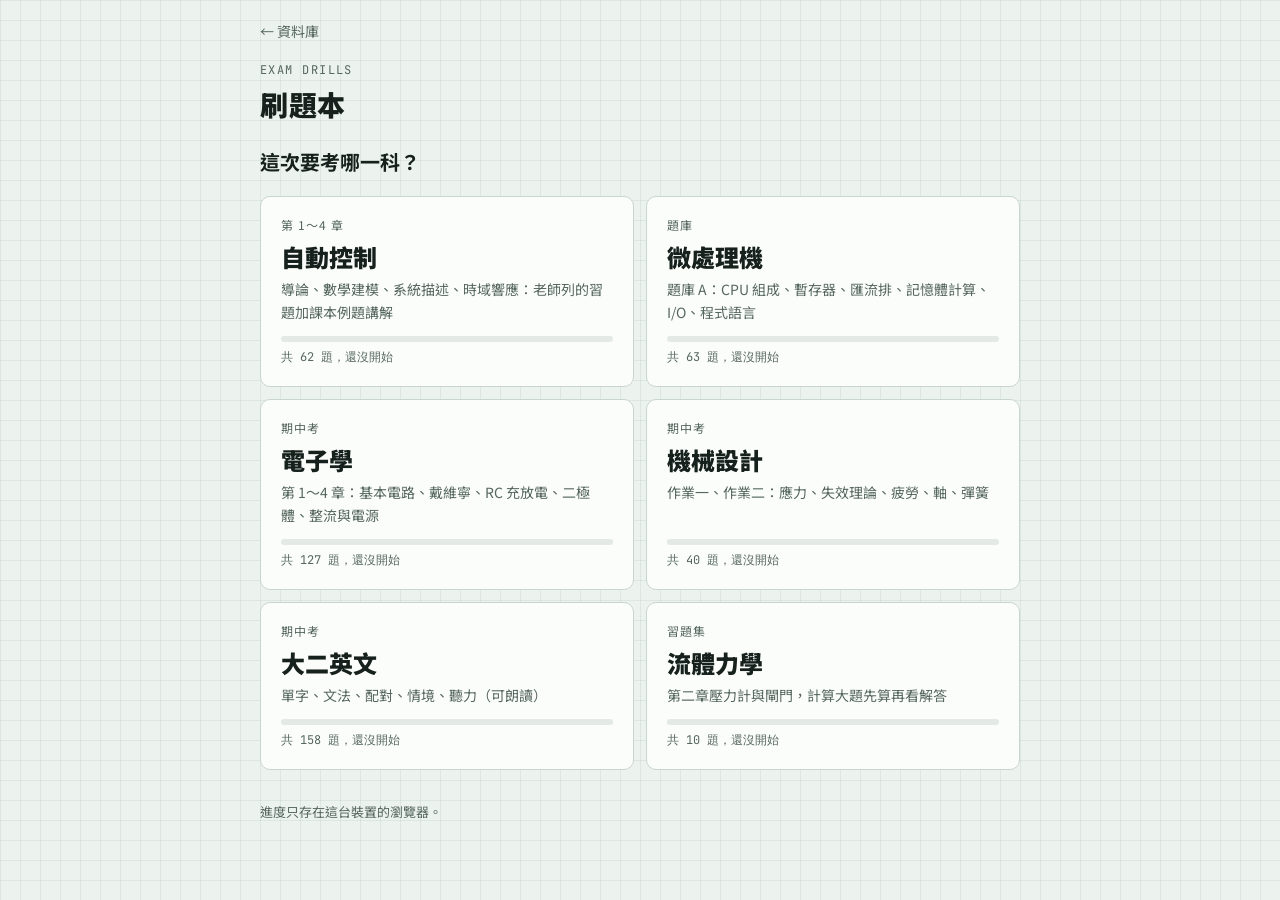
<file: index.html>
<!doctype html>
<html lang="zh-Hant">
<head>
<meta charset="utf-8">
<meta name="viewport" content="width=device-width,initial-scale=1,viewport-fit=cover">
<title>刷題本</title>
<link rel="preconnect" href="https://fonts.googleapis.com">
<link rel="stylesheet" href="https://fonts.googleapis.com/css2?family=JetBrains+Mono:wght@500;700&family=Noto+Sans+TC:wght@400;500;700;900&display=swap">
<link rel="stylesheet" href="quiz.css">
</head>
<body>
<div class="wrap">
  <a class="back" href="/">← 資料庫</a>
  <header class="top">
    <div class="brand"><small>Exam drills</small><h1>刷題本</h1></div>
  </header>
  <p class="lead">這次要考哪一科？</p>
  <div class="exams" id="exams"></div>
  <p class="note">進度只存在這台裝置的瀏覽器。</p>
</div>
<script>
const esc=s=>String(s??'').replace(/[&<>"]/g,c=>({'&':'&amp;','<':'&lt;','>':'&gt;','"':'&quot;'}[c]));
function progress(id){
  try{
    const d=JSON.parse(localStorage.getItem('quiz:'+id));
    if(!d||!d.rec)return null;
    return{done:Object.values(d.rec).filter(r=>r.o).length,wrong:(d.wrong||[]).length};
  }catch(e){return null}
}
fetch('exams.json').then(r=>r.json()).then(list=>{
  document.getElementById('exams').innerHTML=list.map(x=>{
    const href=x.url||('play.html?exam='+encodeURIComponent(x.id));
    const p=x.url?null:progress(x.id);
    const pct=p&&x.total?Math.round(p.done/x.total*100):0;
    return`<a class="exam" href="${esc(href)}">
      <span class="exam-sub">${esc(x.term)}</span>
      <span class="exam-t">${esc(x.title)}</span>
      <span class="exam-d">${esc(x.desc)}</span>
      ${x.url?'':`<span class="meter" aria-hidden="true"><i style="width:${pct}%"></i></span>
      <span class="exam-p">${p?`做過 ${p.done} / ${x.total} 題${p.wrong?` · 錯題 ${p.wrong}`:''}`:`共 ${x.total} 題，還沒開始`}</span>`}
    </a>`}).join('');
}).catch(()=>{
  document.getElementById('exams').innerHTML='<div class="card empty"><b>科目列表載入失敗</b>重新整理一次試試。</div>';
});
</script>
</body>
</html>
</file>
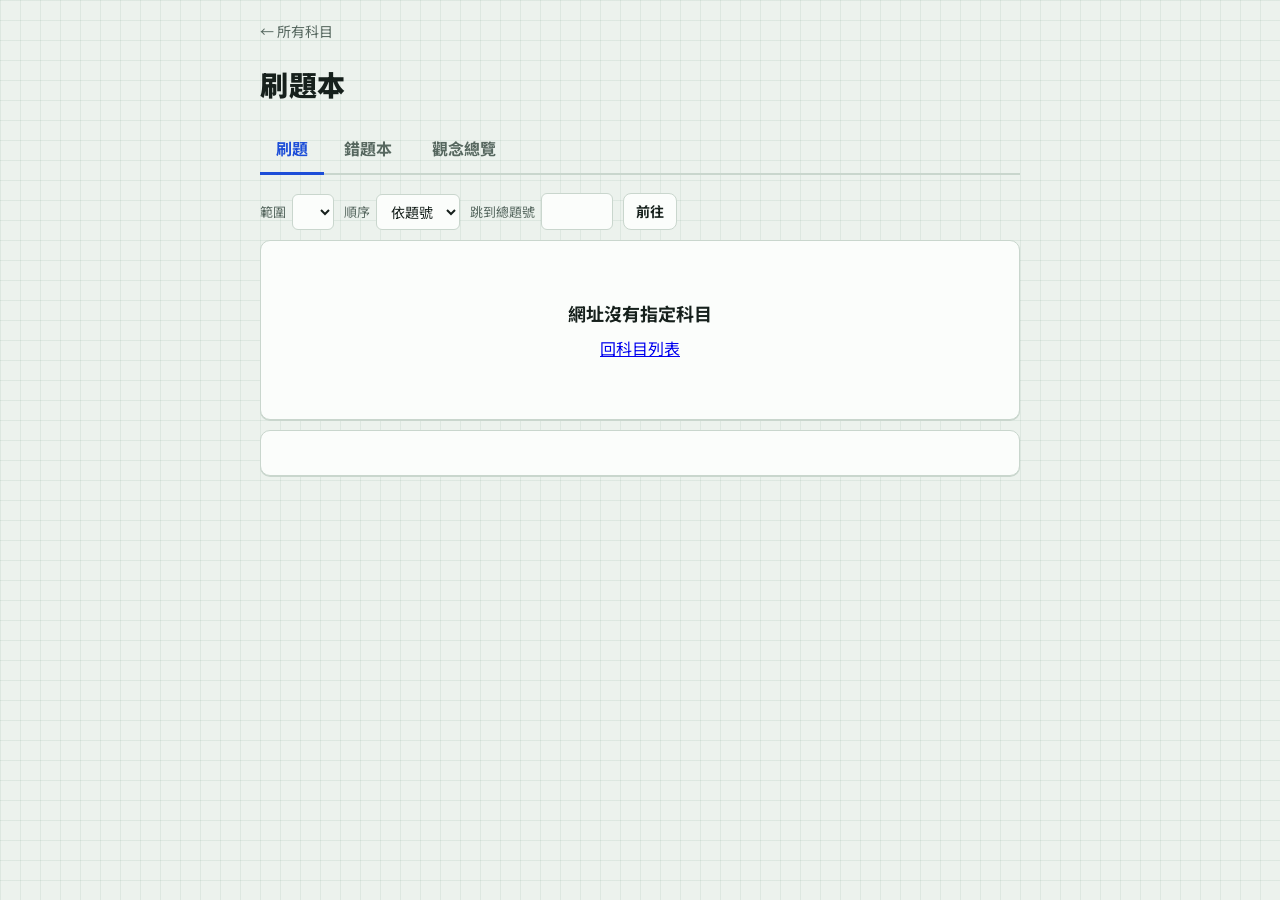
<file: play.html>
<!doctype html>
<html lang="zh-Hant">
<head>
<meta charset="utf-8">
<meta name="viewport" content="width=device-width,initial-scale=1,viewport-fit=cover">
<title>刷題本</title>
<link rel="preconnect" href="https://fonts.googleapis.com">
<link rel="stylesheet" href="https://fonts.googleapis.com/css2?family=JetBrains+Mono:wght@500;700&family=Noto+Sans+TC:wght@400;500;700;900&display=swap">
<link rel="stylesheet" href="quiz.css">
</head>
<body>
<div class="wrap">
  <a class="back" href="./">← 所有科目</a>
  <header class="top">
    <div class="brand"><small id="eyebrow"></small><h1 id="title">刷題本</h1></div>
    <div class="stats" id="stats"></div>
  </header>

  <nav class="tabs" role="tablist">
    <button class="tab" role="tab" id="t-drill" aria-selected="true" data-v="drill">刷題</button>
    <button class="tab" role="tab" id="t-wrong" aria-selected="false" data-v="wrong">錯題本<span class="cnt" id="wcnt"></span></button>
    <button class="tab" role="tab" id="t-learn" aria-selected="false" data-v="learn">觀念總覽</button>
  </nav>

  <section id="v-drill" class="sec">
    <div class="bar">
      <label for="scope">範圍 <select id="scope"></select></label>
      <label for="order">順序
        <select id="order"><option value="seq">依題號</option><option value="rnd">隨機</option></select>
      </label>
      <label for="goto">跳到總題號 <input id="goto" type="number" inputmode="numeric" min="1"></label><button class="btn" id="gobtn" type="button">前往</button>
      <span class="pos" id="pos"></span>
    </div>
    <div class="card" id="card"></div>
    <div class="map card" id="map"></div>
  </section>

  <section id="v-wrong" class="sec" hidden></section>
  <section id="v-learn" class="sec" hidden></section>
</div>
<script src="engine.js"></script>
</body>
</html>
</file>
<file: quiz.css>
/* 版面：工程計算紙。綠灰方格底 + 一張白色題卡，一次只看一題；藍色製圖墨水當重點色 */
:root{
  --paper:#ECF2ED; --card:#FBFDFB; --ink:#16201C; --muted:#56675F; --line:#C9D6CD;
  --grid:rgba(40,95,70,.075); --accent:#1D4ED8; --accent-soft:#DDE6FA; --on-accent:#FFFFFF;
  --ok:#15803D; --ok-soft:#DBF1E2; --bad:#B42318; --bad-soft:#FBE4E1; --mark:#FFF0A3; --chip:#E3EAE5;
  --font-body:"Noto Sans TC","PingFang TC","Microsoft JhengHei",system-ui,sans-serif;
  --font-mono:"JetBrains Mono",ui-monospace,"SF Mono",Menlo,monospace;
}
@media (prefers-color-scheme: dark){:root:not([data-theme="light"]){
  --paper:#0F1513; --card:#161F1B; --ink:#E3ECE6; --muted:#93A59C; --line:#2B3833;
  --grid:rgba(150,200,175,.055); --accent:#8EB1FF; --accent-soft:#1C2A4A; --on-accent:#0D1426;
  --ok:#4ADE80; --ok-soft:#11301D; --bad:#FF8A80; --bad-soft:#3A1714; --mark:#4A4317; --chip:#202B27; color-scheme:dark}}
:root[data-theme="dark"]{
  --paper:#0F1513; --card:#161F1B; --ink:#E3ECE6; --muted:#93A59C; --line:#2B3833;
  --grid:rgba(150,200,175,.055); --accent:#8EB1FF; --accent-soft:#1C2A4A; --on-accent:#0D1426;
  --ok:#4ADE80; --ok-soft:#11301D; --bad:#FF8A80; --bad-soft:#3A1714; --mark:#4A4317; --chip:#202B27; color-scheme:dark}

*{box-sizing:border-box}
body{
  background-color:var(--paper);
  background-image:linear-gradient(var(--grid) 1px,transparent 1px),linear-gradient(90deg,var(--grid) 1px,transparent 1px);
  background-size:20px 20px;
  color:var(--ink); font-family:var(--font-body); font-size:16px; line-height:1.65;
  padding-left:max(16px,env(safe-area-inset-left,0px)); padding-right:max(16px,env(safe-area-inset-right,0px));
  padding-block:20px 56px;
}
.wrap{max-width:760px;margin:0 auto;display:flex;flex-direction:column;gap:18px}
h1,h2,h3{text-wrap:balance;margin:0}
button{font:inherit;color:inherit;cursor:pointer}
button:focus-visible,select:focus-visible,input:focus-visible,summary:focus-visible{outline:3px solid var(--accent);outline-offset:2px}
.mono{font-family:var(--font-mono)}

/* header */
.top{display:flex;flex-wrap:wrap;align-items:flex-end;justify-content:space-between;gap:12px}
.brand small{display:block;font-family:var(--font-mono);font-size:12px;letter-spacing:.12em;color:var(--muted);text-transform:uppercase}
.brand h1{font-size:28px;font-weight:900;letter-spacing:.02em}
.stats{display:flex;gap:8px;flex-wrap:wrap}
.stat{background:var(--card);border:1px solid var(--line);border-radius:6px;padding:6px 12px;min-width:84px}
.stat b{display:block;font-family:var(--font-mono);font-size:20px;font-variant-numeric:tabular-nums;line-height:1.2}
.stat span{font-size:12px;color:var(--muted)}
.stat.m b{color:var(--ok)} .stat.w b{color:var(--bad)}

.tabs{display:flex;gap:4px;border-bottom:2px solid var(--line)}
.tab{background:none;border:0;padding:10px 16px;font-weight:700;color:var(--muted);border-bottom:3px solid transparent;margin-bottom:-2px}
.tab[aria-selected="true"]{color:var(--accent);border-bottom-color:var(--accent)}
.tab .cnt{font-family:var(--font-mono);font-size:12px;margin-left:4px}

/* toolbar */
.bar{display:flex;flex-wrap:wrap;gap:10px;align-items:center}
.bar label{font-size:13px;color:var(--muted);display:flex;align-items:center;gap:6px}
select,.bar input{font:inherit;font-size:14px;padding:6px 10px;border-radius:6px;border:1px solid var(--line);background:var(--card);color:var(--ink)}
.bar input{width:72px}
#gobtn{padding:6px 12px;font-size:14px}
.refline,.refuse{display:flex;flex-wrap:wrap;gap:6px;align-items:center;font-size:13px;color:var(--muted);margin:8px 0}
.refbtn{font:inherit;font-size:13px;padding:3px 10px;border-radius:6px;border:1px solid var(--accent);background:var(--accent-soft);color:var(--accent);cursor:pointer}
.ref td.rn{width:1.5em;padding-right:0;color:var(--muted);font-family:var(--font-mono);font-size:12px}
.ref td.fm{white-space:normal;min-width:9em}
.ref .in>.note{margin-top:8px}
.copybox{width:100%;height:220px;margin-top:8px;font:inherit;font-size:13px;padding:8px;border:1px solid var(--line);border-radius:6px;background:var(--card);color:var(--ink)}
.chip.gno{background:var(--accent-soft);color:var(--accent);font-weight:700}
.pos{margin-left:auto;font-family:var(--font-mono);font-size:13px;color:var(--muted);font-variant-numeric:tabular-nums}

/* question card */
.card{background:var(--card);border:1px solid var(--line);border-radius:10px;padding:22px clamp(16px,4vw,30px);box-shadow:0 1px 0 var(--line)}
.meta{display:flex;flex-wrap:wrap;gap:8px;align-items:center;margin-bottom:12px}
.chip{font-size:12px;padding:2px 9px;border-radius:99px;background:var(--chip);color:var(--muted);font-weight:500}
.chip.var{background:var(--mark);color:var(--ink)}
.chip.mast{background:var(--ok-soft);color:var(--ok)}
.qtext{font-size:19px;font-weight:700;line-height:1.6;margin:0 0 18px}
.opts{display:flex;flex-direction:column;gap:10px}
.opt{display:flex;gap:12px;align-items:flex-start;text-align:left;width:100%;padding:12px 14px;border:1.5px solid var(--line);border-radius:8px;background:var(--card);transition:border-color .12s,background .12s}
.opt:hover:not([disabled]){border-color:var(--accent);background:var(--accent-soft)}
.opt .k{flex:none;width:26px;height:26px;border-radius:5px;display:grid;place-items:center;font-family:var(--font-mono);font-weight:700;font-size:13px;background:var(--chip)}
.opt .t{min-width:0;padding-top:1px}
.opt[disabled]{cursor:default}
.opt.right{border-color:var(--ok);background:var(--ok-soft)}
.opt.right .k{background:var(--ok);color:var(--card)}
.opt.wrong{border-color:var(--bad);background:var(--bad-soft)}
.opt.wrong .k{background:var(--bad);color:var(--card)}
.opt.dim{opacity:.55}
.hint{font-size:12px;color:var(--muted);margin-top:12px}

.fb{margin-top:20px;display:flex;flex-direction:column;gap:14px}
.verdict{font-weight:900;font-size:18px}
.verdict.ok{color:var(--ok)} .verdict.bad{color:var(--bad)}
.box{border-left:3px solid var(--line);padding:2px 0 2px 14px}
.box h3{font-size:13px;letter-spacing:.08em;color:var(--muted);margin-bottom:4px}
.box p{margin:4px 0}
.steps{margin:4px 0 0;padding-left:22px;font-family:var(--font-mono);font-size:14.5px;line-height:1.9}
.steps li::marker{color:var(--muted)}
.f{font-family:var(--font-mono);background:var(--mark);padding:0 4px;border-radius:3px;white-space:nowrap}
details.deep{border:1px solid var(--line);border-radius:8px;background:var(--paper)}
details.deep summary{cursor:pointer;padding:10px 14px;font-weight:700;color:var(--accent);list-style:none}
details.deep summary::-webkit-details-marker{display:none}
details.deep summary::before{content:"＋ ";font-family:var(--font-mono)}
details.deep[open] summary::before{content:"－ "}
details.deep .in{padding:0 14px 12px}
details.deep .in p{margin:6px 0}
.trap{color:var(--bad);font-weight:700}

.acts{display:flex;flex-wrap:wrap;gap:10px;margin-top:20px}
.btn{border:1.5px solid var(--line);background:var(--card);border-radius:8px;padding:10px 16px;font-weight:700}
.btn:hover{border-color:var(--accent)}
.btn.pri{background:var(--accent);border-color:var(--accent);color:var(--on-accent)}
.btn.pri:hover{filter:brightness(1.08)}
.btn kbd{font-family:var(--font-mono);font-size:11px;opacity:.7;margin-left:6px}

/* map */
.map h2{font-size:14px;color:var(--muted);font-weight:700;margin-bottom:8px}
.maprow{display:flex;align-items:center;gap:10px;margin-bottom:6px}
.maprow .lb{flex:none;width:52px;font-size:12px;color:var(--muted)}
.cells{display:grid;grid-template-columns:repeat(auto-fill,minmax(26px,1fr));gap:3px;flex:1;min-width:0}
.cell{aspect-ratio:1;max-width:100%;border:1px solid var(--line);border-radius:3px;background:var(--card);font-family:var(--font-mono);font-size:10px;color:var(--muted);padding:0;display:grid;place-items:center}
.cell.ok{background:var(--accent-soft);border-color:var(--accent);color:var(--accent)}
.cell.mast{background:var(--ok);border-color:var(--ok);color:var(--card)}
.cell.bad{background:var(--bad-soft);border-color:var(--bad);color:var(--bad)}
.cell.cur{outline:2px solid var(--ink);outline-offset:1px}
.legend{display:flex;flex-wrap:wrap;gap:14px;font-size:12px;color:var(--muted);margin-top:6px}
.legend i{display:inline-block;width:10px;height:10px;border-radius:2px;margin-right:5px;vertical-align:-1px;border:1px solid var(--line)}

/* overview & lists */
.sec{display:flex;flex-direction:column;gap:10px}
.sec>h2{font-size:18px;font-weight:900;margin-top:8px}
.tblwrap{overflow-x:auto;background:var(--card);border:1px solid var(--line);border-radius:10px}
table{border-collapse:collapse;width:100%;font-size:14px}
th,td{padding:8px 12px;border-bottom:1px solid var(--line);text-align:left;vertical-align:top}
th{font-size:12px;color:var(--muted);letter-spacing:.06em}
td.fm{font-family:var(--font-mono);white-space:nowrap}
tr:last-child td{border-bottom:0}
.grp{background:var(--card);border:1px solid var(--line);border-radius:10px;overflow:hidden}
.grp h3{font-size:15px;padding:10px 16px;background:var(--chip)}
.item{border-top:1px solid var(--line)}
.item summary{cursor:pointer;padding:10px 16px;display:flex;gap:10px;align-items:baseline;list-style:none}
.item summary::-webkit-details-marker{display:none}
.item summary .no{flex:none;font-family:var(--font-mono);font-size:12px;color:var(--muted);width:52px}
.item summary .tt{flex:1;min-width:0}
.dot{flex:none;width:9px;height:9px;border-radius:50%;background:var(--line)}
.dot.ok{background:var(--accent)} .dot.mast{background:var(--ok)} .dot.bad{background:var(--bad)}
.item .in{padding:0 16px 14px 78px}
.item .in p{margin:6px 0}
.ans{font-weight:700;color:var(--ok)}
.wl{display:flex;flex-direction:column;gap:8px}
.wi{display:flex;gap:12px;align-items:center;background:var(--card);border:1px solid var(--line);border-left:4px solid var(--bad);border-radius:8px;padding:10px 14px}
.wi .tt{flex:1;min-width:0}
.wi .tt small{display:block;color:var(--muted);font-size:12px}
.empty{text-align:center;padding:36px 16px;color:var(--muted)}
.empty b{display:block;font-size:18px;color:var(--ink);margin-bottom:6px}
.done{text-align:center;padding:12px 0}
.done .big{font-family:var(--font-mono);font-size:44px;font-weight:700;font-variant-numeric:tabular-nums}
.done .acts{justify-content:center}
.reset{font-size:13px;color:var(--muted);background:none;border:0;text-decoration:underline;padding:4px 0}
.reset.arm{color:var(--bad);font-weight:700}
.note{font-size:13px;color:var(--muted)}
/* 頁面與首頁 */
html,body{margin:0}
.stat b small{font-size:12px;color:var(--muted)}
.ansline{font-weight:500;font-size:15px;color:var(--ink)}
.l-bad{background:var(--bad-soft);border-color:var(--bad)!important}
.l-ok{background:var(--accent-soft);border-color:var(--accent)!important}
.l-mast{background:var(--ok);border-color:var(--ok)!important}
.back{font-size:14px;color:var(--muted);text-decoration:none;align-self:flex-start}
.back:hover{color:var(--accent)}
.lead{font-size:20px;font-weight:700;margin:0}
.exams{display:grid;grid-template-columns:repeat(auto-fill,minmax(min(100%,300px),1fr));gap:12px}
.exam{display:flex;flex-direction:column;gap:6px;background:var(--card);border:1.5px solid var(--line);border-radius:10px;padding:18px 20px;color:inherit;text-decoration:none;transition:border-color .12s}
.exam:hover,.exam:focus-visible{border-color:var(--accent)}
.exam:focus-visible{outline:3px solid var(--accent);outline-offset:2px}
.exam-sub{font-size:12px;color:var(--muted);letter-spacing:.08em}
.exam-t{font-size:24px;font-weight:900;line-height:1.3}
.exam-d{font-size:14px;color:var(--muted);flex:1}
.meter{display:block;height:6px;border-radius:3px;background:var(--chip);overflow:hidden;margin-top:6px}
.meter i{display:block;height:100%;background:var(--ok)}
.exam-p{font-family:var(--font-mono);font-size:12px;color:var(--muted);font-variant-numeric:tabular-nums}
/* 聽力與計算大題 */
.qtext,.qtext-sm{white-space:pre-line}
.listen{display:flex;flex-direction:column;align-items:flex-start;gap:10px;margin-bottom:16px}
.listen details{width:100%}
.script{white-space:pre-line;font-size:14px}
.wk{display:flex;flex-direction:column;gap:14px;font-size:15px}
.wk-sol{margin-top:16px;padding-top:16px;border-top:1.5px dashed var(--line)}
.wk .section-title{font-size:12px;letter-spacing:.08em;color:var(--muted);margin-bottom:6px;font-weight:700}
.wk .data-grid{display:grid;grid-template-columns:minmax(0,9em) minmax(0,1fr);gap:4px 14px}
.wk .data-label{color:var(--muted);font-size:14px}
.wk .data-value{font-family:var(--font-mono);font-size:14px;min-width:0}
.wk .method-compare{display:grid;grid-template-columns:repeat(auto-fit,minmax(min(100%,260px),1fr));gap:12px}
.wk .method-box{border-left:3px solid var(--line);padding-left:12px;min-width:0}
.wk .method-box.fast{border-left-color:var(--accent)}
.wk .method-title{font-weight:700;font-size:14px;margin-bottom:6px}
.wk .formula{font-family:var(--font-mono);font-size:13.5px;background:var(--paper);padding:8px 12px;margin:8px 0;border-radius:6px;overflow-x:auto}
.wk .answer-box{font-family:var(--font-mono);font-weight:700;background:var(--ok-soft);color:var(--ok);padding:10px 14px;border-radius:6px}
.wk .checkpoint{background:var(--mark);padding:8px 12px;border-radius:6px;font-size:14px}
.wk .note{font-style:normal}
.home-back{align-self:flex-start}
@media (max-width:520px){
  .qtext{font-size:17px}
  .item .in{padding-left:16px}
  .pos{margin-left:0;width:100%}
}
@media (prefers-reduced-motion:reduce){*{transition:none!important}}

/* 題目附圖（線路圖）：不論深淺色都用白底，點開看原圖 */
.q-img{display:block;margin:0 0 18px;background:#fff;border:1px solid var(--line);border-radius:8px;overflow:hidden;cursor:zoom-in}
.q-img img{display:block;width:100%;max-height:340px;object-fit:contain}
</file>
